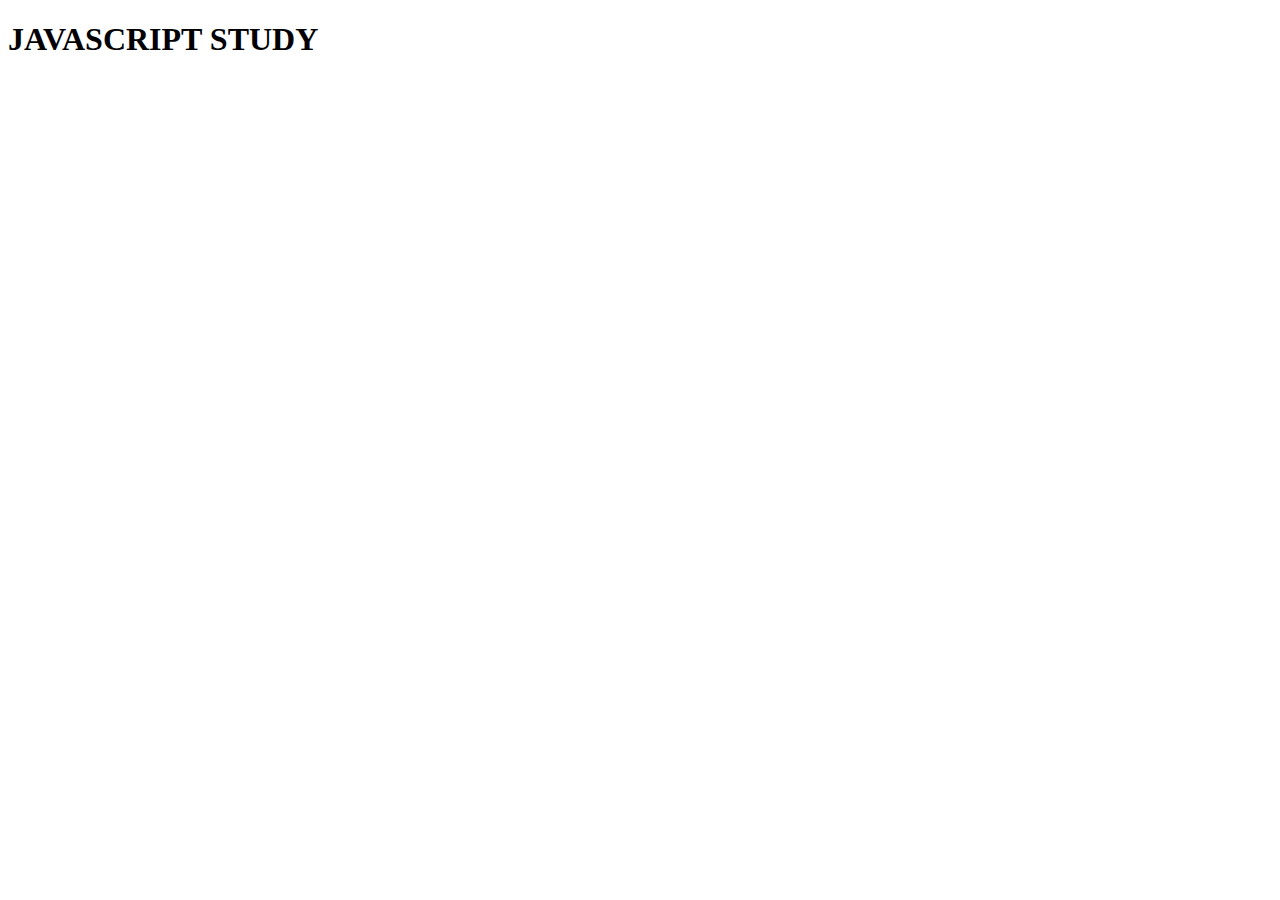
<file: html/index.html>
<!DOCTYPE html>
<html lang="en">
  <head>
    <title>Java script</title>
    <style>
      .item{
        border:1px solid black;
        height:100px;
      }
      .container{
        display:grid;
        grid-template-rows: 1fr;
        grid-template-columns: 1fr 1fr 1fr 1fr 1fr;
        grid-gap: 5px;
      }
    </style>
  </head>
  <body>
    <h1>JAVASCRIPT STUDY</h1>
    <!--<script src="../js/callbackfunction.js"></script>-->
    <!--<script src="../js/protoType.js"></script>-->
    <!--<script src="../js/throttling.js"></script>-->

    <!--Event Delegation start-->
    <!--<div class="container" onclick="printData(event)">
      <div class="item" >
        <p id="category_1">category 1</p>
      </div>
      <div class="item">
        <p id="category_2">category 2</p>
      </div>
      <div class="item">
        <p id="category_3">category 3</p>
      </div>
      <div class="item">
        <p id="category_4">category 4</p>
      </div>
      <div class="item">
        <p id="category_5">category 5</p>
      </div>
    </div>
    <script src="../js/eventDelegation.js"></script>-->
    <!--Event Delegation end-->

    <!--Event Delegation start-->
    <!--<label>Search</label>
    <input type="text" onkeyup="betterFunction(event)" />
    <script src="../js/debouncing.js"></script>-->
    <!--Event Delegation end-->
    <!--<script src="../js/recursive.js"></script>-->
    <!--<script src="../js/workerScript.js"></script>-->
    <!--<script src="../js/memoization.js"></script>-->
    <!--<script src="../js/reverseString.js"></script>-->
    <!--<script src="../js/palindrome.js"></script>-->
    <!--<script src="../js/strings.js"></script>-->
    <!--<script src="../js/array.js"></script>-->
    <!--<script src="../js/allArrayOprations.js"></script>-->
    <!--<button id="myId">Click here</button>
    <script src="../js/eventLooping.js"></script>-->
    <!--<script src="../js/promise.js"></script>-->
    <!--<script src="../js/allStringOperations.js"></script>-->
    <script src="../js/mathOperations.js"></script>
  </body>
</html>
</file>
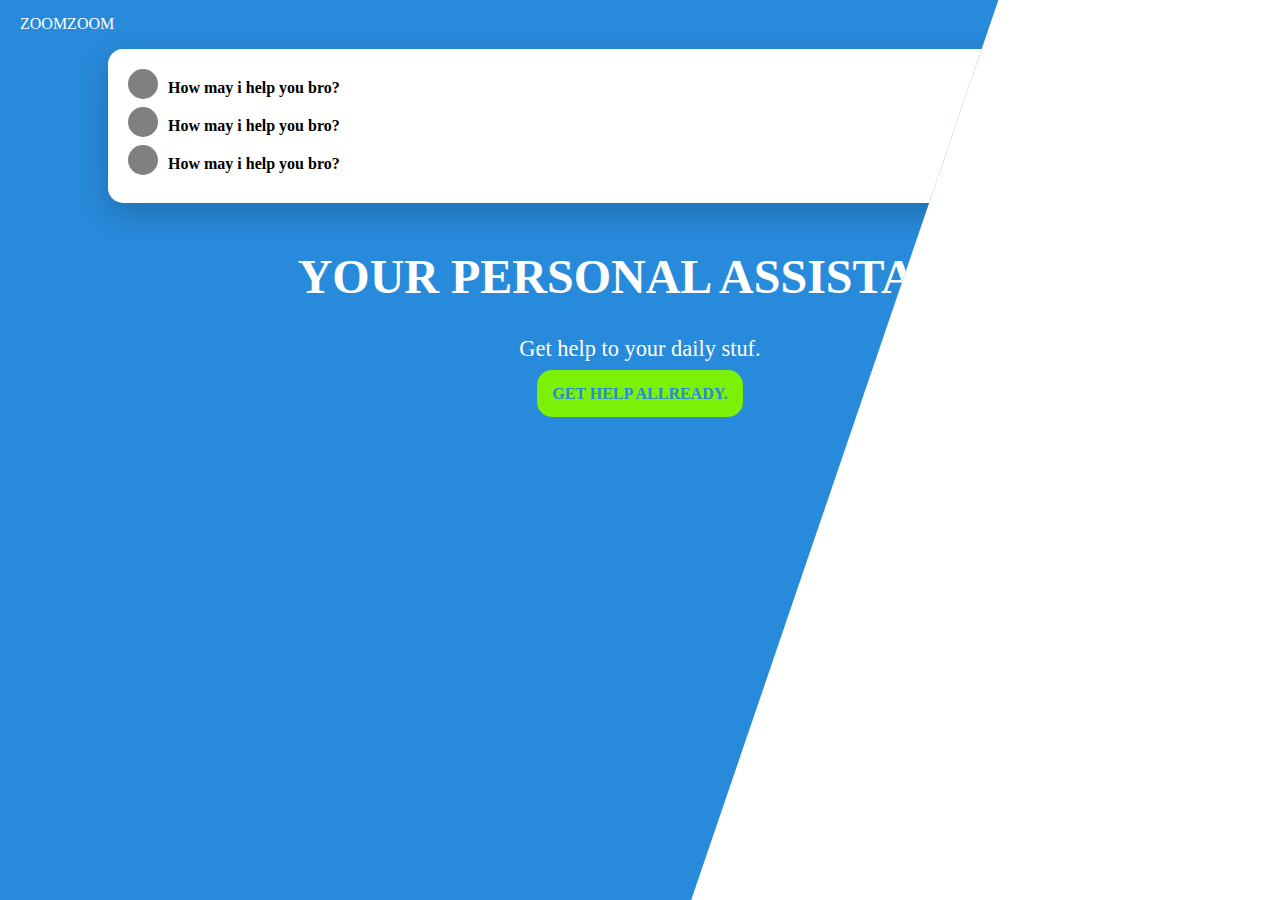
<file: sass/index.html>
<!DOCTYPE html>
<!--[if lt IE 7]>      <html class="no-js lt-ie9 lt-ie8 lt-ie7"> <![endif]-->
<!--[if IE 7]>         <html class="no-js lt-ie9 lt-ie8"> <![endif]-->
<!--[if IE 8]>         <html class="no-js lt-ie9"> <![endif]-->
<!--[if gt IE 8]>      <html class="no-js"> <![endif]-->
<html>
    <head>
        <meta charset="utf-8">
        <meta http-equiv="X-UA-Compatible" content="IE=edge">
        <title>Sass</title>
        <meta name="description" content="">
        <meta name="viewport" content="width=device-width, initial-scale=1">
        <link rel="stylesheet" href="css/main.css">
    </head>
    <body>
    <div id="bg">
    <header>
        <a href="#" >ZoomZoom</a>
    </header>
    <main>
        <section id="card">
            <ul>
                <li>
                    <span></span>
                    <strong>How may i help you bro?</strong>
                </li>
                <li>
                    <span></span>
                    <strong>How may i help you bro?</strong>
                </li>
                <li>
                    <span></span>
                    <strong>How may i help you bro?</strong>
                </li>
            </ul>
        </section>
        <section id="primary">
            <h1>Your personal assistant</h1>
            <p>Get help to your daily stuf.</p>

            <a href="#">Get help allready.</a>
        </section>
    </main>
    </div>
    </body>
</html>
</file>
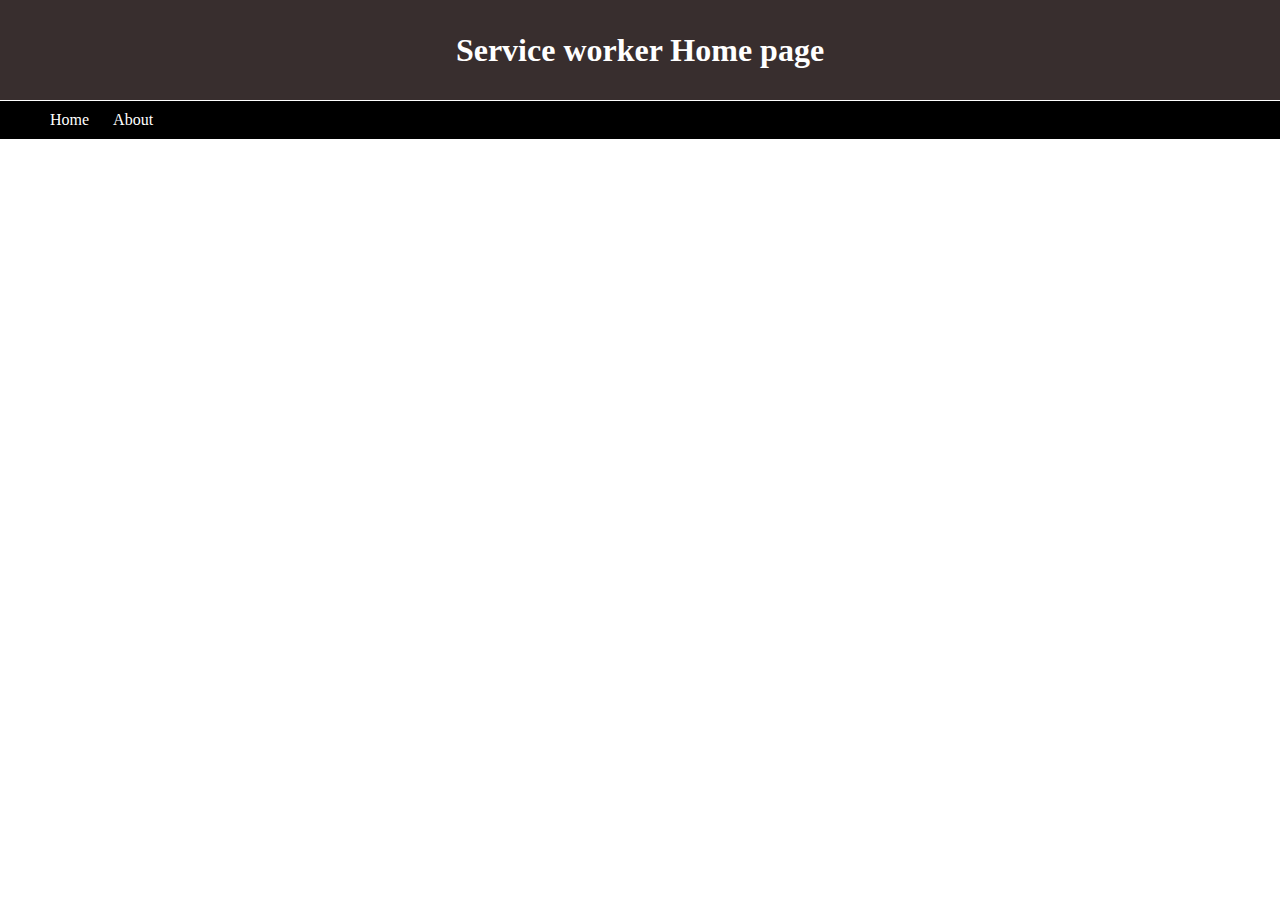
<file: service_Worker/index.html>
<!DOCTYPE html>
<!--[if lt IE 7]>      <html class="no-js lt-ie9 lt-ie8 lt-ie7"> <![endif]-->
<!--[if IE 7]>         <html class="no-js lt-ie9 lt-ie8"> <![endif]-->
<!--[if IE 8]>         <html class="no-js lt-ie9"> <![endif]-->
<!--[if gt IE 8]>      <html class="no-js"> <![endif]-->
<html>
    <head>
        <meta charset="utf-8">
        <meta http-equiv="X-UA-Compatible" content="IE=edge">
        <title>Service worker example</title>
        <meta name="description" content="">
        <meta name="viewport" content="width=device-width, initial-scale=1">
        <link rel="stylesheet" href="./css/style.css">
    </head>
    <body>
    <div class="header">
        <h1>Service worker Home page</h1>
    </div>
    <nav>
            <ul>
                <li><a href="index.html" >Home</a></li>
                <li><a href="about.html" >About</a></li>
            </ul>
        </nav>
        
        <script src="./js/main.js" async defer></script>
    </body>
</html>
</file>
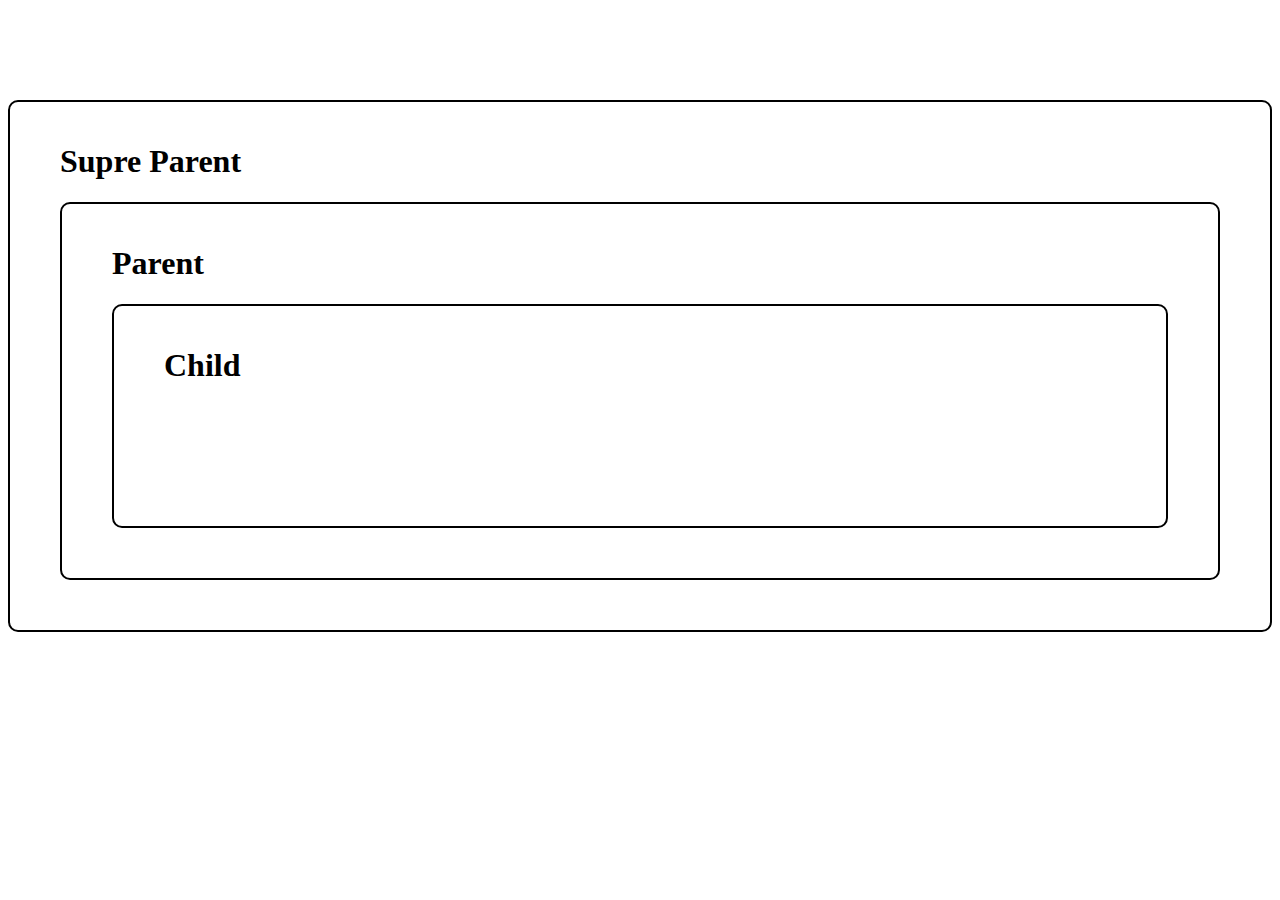
<file: html/EventBublingAndCapturing.html>
<!DOCTYPE html>
<!--[if lt IE 7]>      <html class="no-js lt-ie9 lt-ie8 lt-ie7"> <![endif]-->
<!--[if IE 7]>         <html class="no-js lt-ie9 lt-ie8"> <![endif]-->
<!--[if IE 8]>         <html class="no-js lt-ie9"> <![endif]-->
<!--[if gt IE 8]>      <html class="no-js"> <![endif]-->
<html>
    <head>
        <meta charset="utf-8">
        <meta http-equiv="X-UA-Compatible" content="IE=edge">
        <title>Event Bubbling and Capturing</title>
        <meta name="description" content="">
        <meta name="viewport" content="width=device-width, initial-scale=1">
        <style >
            .superParent{
                padding:50px;
                border:2px solid black;
                margin-top:100px;
                border-radius:10px;
                padding-top:20px;
            }
            .parent{
                padding:50px;
                border:2px solid black;
                border-radius:10px;
                padding-top:20px;
            }
            .child{
                padding:50px;
                border:2px solid black;
                height:150px;
                border-radius:10px;
                padding-top:20px;
            }
        </style>
    </head>
    <body>
        <div class="superParent">
        <h1>Supre Parent</h1>
            <div class="parent">
            <h1>Parent</h1>
                <div class="child">
                    <h1>Child</h1>
                </div>
            </div>
        </div>
        <script>
            //  event Bubbling Example
            /*document.getElementsByClassName('superParent')[0].addEventListener('click',()=>{
                console.log("superParent Clicked");
            })
            document.getElementsByClassName('parent')[0].addEventListener('click',()=>{
                console.log("parent Clicked");
            })
            document.getElementsByClassName('child')[0].addEventListener('click',(event)=>{
                event.stopPropagation(); //to stop the event bubbling/propogation
                console.log("child Clicked");
            })
            document.addEventListener('click',()=>{
                console.log("document Clicked");
            })*/
            //  event capturing/event tokling down/event propogation Example
            document.getElementsByClassName('superParent')[0].addEventListener('click',()=>{
                console.log("superParent Clicked");
            },true)
            document.getElementsByClassName('parent')[0].addEventListener('click',()=>{
                console.log("parent Clicked");
            },true)
            document.getElementsByClassName('child')[0].addEventListener('click',()=>{
                //event.stopPropagation(); // for capuring it won't work out because capture started from top div will excute all till it reaches Clicked div
                console.log("child Clicked");
            },true)
            document.addEventListener('click',()=>{
                console.log("document Clicked");
            },true)
        </script>
    </body>
</html>
</file>
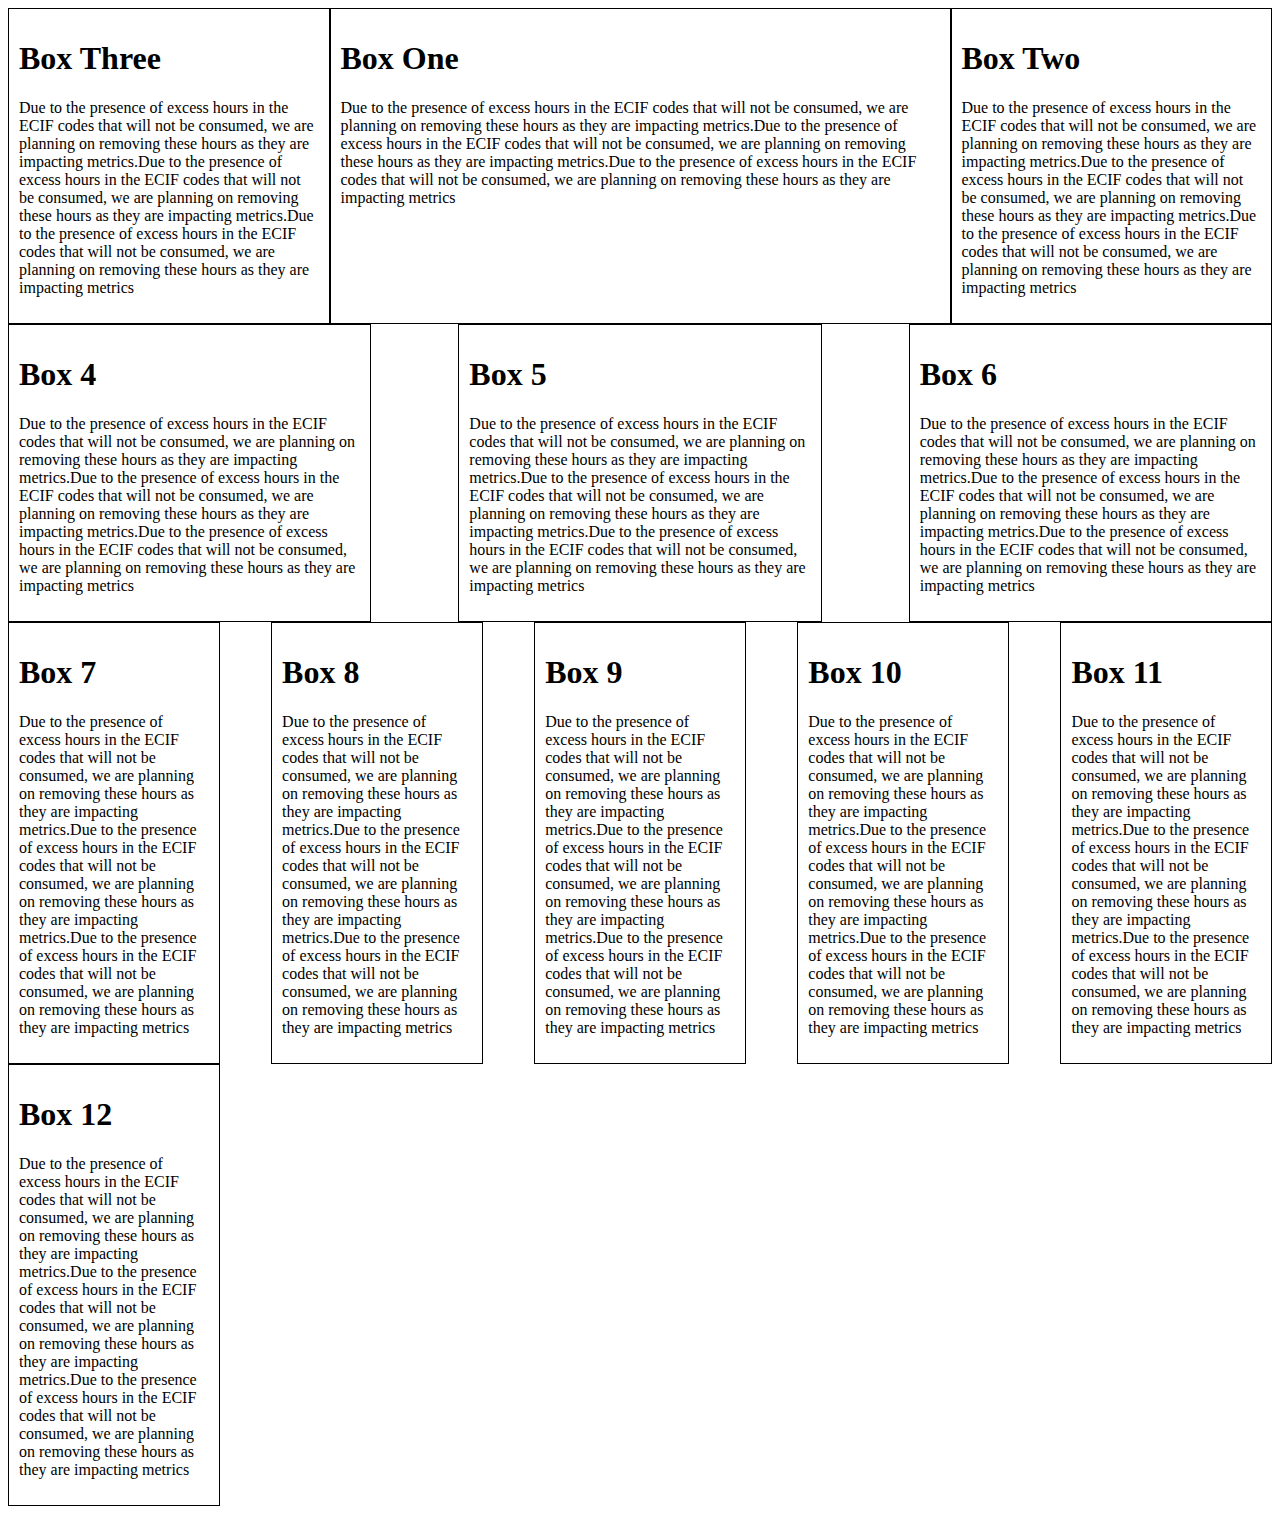
<file: html/FlexBox.html>
<!DOCTYPE html>
<html lang="en">
  <head>
    <title>Flex Box</title>
    <link rel="stylesheet" href="../css/FlexBox.css"></link>
  </head>
  <body>
          <div class="container-1">
            <div class="one">
                <h1>Box One</h1>
                <p>
                        Due to the presence of excess hours in the ECIF codes that will not be consumed, we are planning on removing these hours as they are impacting metrics.Due to the presence of excess hours in the ECIF codes that will not be consumed, we are planning on removing these hours as they are impacting metrics.Due to the presence of excess hours in the ECIF codes that will not be consumed, we are planning on removing these hours as they are impacting metrics
                </p>
            </div>
            <div class="two">
                    <h1>Box Two</h1>
                    <p>
                            Due to the presence of excess hours in the ECIF codes that will not be consumed, we are planning on removing these hours as they are impacting metrics.Due to the presence of excess hours in the ECIF codes that will not be consumed, we are planning on removing these hours as they are impacting metrics.Due to the presence of excess hours in the ECIF codes that will not be consumed, we are planning on removing these hours as they are impacting metrics
                    </p>
            </div>
            <div class="three">
                    <h1>Box Three</h1>
                    <p>
                            Due to the presence of excess hours in the ECIF codes that will not be consumed, we are planning on removing these hours as they are impacting metrics.Due to the presence of excess hours in the ECIF codes that will not be consumed, we are planning on removing these hours as they are impacting metrics.Due to the presence of excess hours in the ECIF codes that will not be consumed, we are planning on removing these hours as they are impacting metrics
                    </p>
            </div>
          </div>

          <div class="container-2">
            <div class="container-2-box">
                <h1>Box 4</h1>
                <p>
                        Due to the presence of excess hours in the ECIF codes that will not be consumed, we are planning on removing these hours as they are impacting metrics.Due to the presence of excess hours in the ECIF codes that will not be consumed, we are planning on removing these hours as they are impacting metrics.Due to the presence of excess hours in the ECIF codes that will not be consumed, we are planning on removing these hours as they are impacting metrics
                </p>
            </div>
            <div class="container-2-box">
                    <h1>Box 5</h1>
                    <p>
                            Due to the presence of excess hours in the ECIF codes that will not be consumed, we are planning on removing these hours as they are impacting metrics.Due to the presence of excess hours in the ECIF codes that will not be consumed, we are planning on removing these hours as they are impacting metrics.Due to the presence of excess hours in the ECIF codes that will not be consumed, we are planning on removing these hours as they are impacting metrics
                    </p>
            </div>
            <div class="container-2-box">
                    <h1>Box 6</h1>
                    <p>
                            Due to the presence of excess hours in the ECIF codes that will not be consumed, we are planning on removing these hours as they are impacting metrics.Due to the presence of excess hours in the ECIF codes that will not be consumed, we are planning on removing these hours as they are impacting metrics.Due to the presence of excess hours in the ECIF codes that will not be consumed, we are planning on removing these hours as they are impacting metrics
                    </p>
            </div>
          </div>
          <div class="container-3">
            <div class="container-3-box">
                <h1>Box 7</h1>
                <p>
                        Due to the presence of excess hours in the ECIF codes that will not be consumed, we are planning on removing these hours as they are impacting metrics.Due to the presence of excess hours in the ECIF codes that will not be consumed, we are planning on removing these hours as they are impacting metrics.Due to the presence of excess hours in the ECIF codes that will not be consumed, we are planning on removing these hours as they are impacting metrics
                </p>
            </div>
            <div class="container-3-box">
                    <h1>Box 8</h1>
                    <p>
                            Due to the presence of excess hours in the ECIF codes that will not be consumed, we are planning on removing these hours as they are impacting metrics.Due to the presence of excess hours in the ECIF codes that will not be consumed, we are planning on removing these hours as they are impacting metrics.Due to the presence of excess hours in the ECIF codes that will not be consumed, we are planning on removing these hours as they are impacting metrics
                    </p>
            </div>
            <div class="container-3-box">
                    <h1>Box 9</h1>
                    <p>
                            Due to the presence of excess hours in the ECIF codes that will not be consumed, we are planning on removing these hours as they are impacting metrics.Due to the presence of excess hours in the ECIF codes that will not be consumed, we are planning on removing these hours as they are impacting metrics.Due to the presence of excess hours in the ECIF codes that will not be consumed, we are planning on removing these hours as they are impacting metrics
                    </p>
            </div>
            <div class="container-3-box">
                <h1>Box 10</h1>
                <p>
                        Due to the presence of excess hours in the ECIF codes that will not be consumed, we are planning on removing these hours as they are impacting metrics.Due to the presence of excess hours in the ECIF codes that will not be consumed, we are planning on removing these hours as they are impacting metrics.Due to the presence of excess hours in the ECIF codes that will not be consumed, we are planning on removing these hours as they are impacting metrics
                </p>
            </div>
            <div class="container-3-box">
                    <h1>Box 11</h1>
                    <p>
                            Due to the presence of excess hours in the ECIF codes that will not be consumed, we are planning on removing these hours as they are impacting metrics.Due to the presence of excess hours in the ECIF codes that will not be consumed, we are planning on removing these hours as they are impacting metrics.Due to the presence of excess hours in the ECIF codes that will not be consumed, we are planning on removing these hours as they are impacting metrics
                    </p>
            </div>
            <div class="container-3-box">
                    <h1>Box 12</h1>
                    <p>
                            Due to the presence of excess hours in the ECIF codes that will not be consumed, we are planning on removing these hours as they are impacting metrics.Due to the presence of excess hours in the ECIF codes that will not be consumed, we are planning on removing these hours as they are impacting metrics.Due to the presence of excess hours in the ECIF codes that will not be consumed, we are planning on removing these hours as they are impacting metrics
                    </p>
            </div>
          </div>
          <!--div align center vertically and horizantally-->
          <!--<div class="maincontainer">
                <div class="centerContainer">
                
                </div>
          </div>-->

  </body>
</html>
</file>
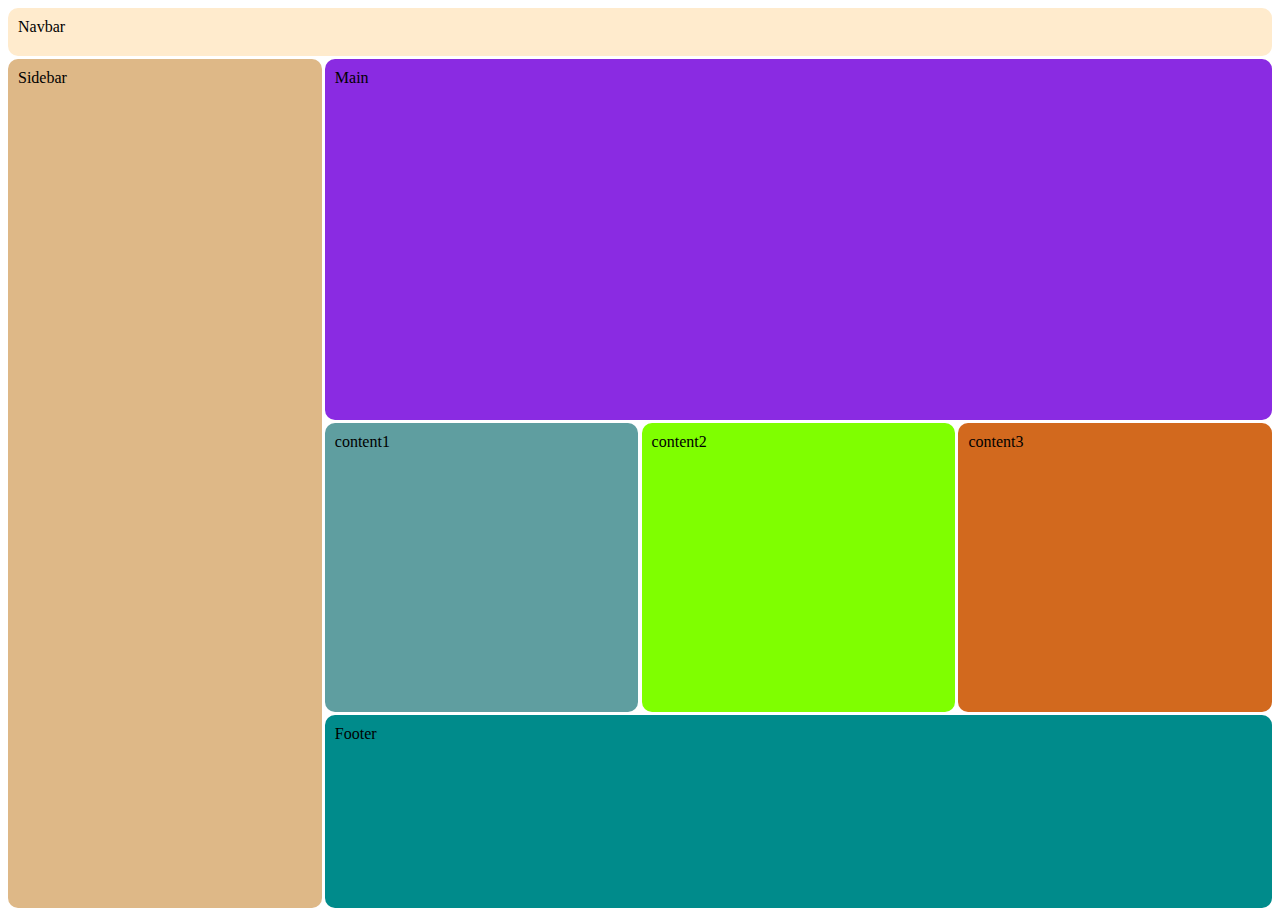
<file: html/Grid.html>
<!DOCTYPE html>
<!--[if lt IE 7]>      <html class="no-js lt-ie9 lt-ie8 lt-ie7"> <![endif]-->
<!--[if IE 7]>         <html class="no-js lt-ie9 lt-ie8"> <![endif]-->
<!--[if IE 8]>         <html class="no-js lt-ie9"> <![endif]-->
<!--[if gt IE 8]>      <html class="no-js"> <![endif]-->
<html>
    <head>
        <meta charset="utf-8">
        <meta http-equiv="X-UA-Compatible" content="IE=edge">
        <title>Grid</title>
        <meta name="description" content="">
        <meta name="viewport" content="width=device-width, initial-scale=1">
        <link rel="stylesheet" href="../css/Grid.css">
    </head>
    <body>
        <div class='container' >
            <nav>Navbar</nav>
            <main>Main</main>
            <div id="sidebar">Sidebar</div>
            <div id="content1">content1</div>
            <div id="content2">content2</div>
            <div id="content3">content3</div>
            <footer >Footer</footer>
        </div>
        <!-- div align center-->
        <!--<div class="wraper">
            <div class="center">
            </div>
        </div>-->
        <!--Normal div aligning center-->
        <!--<div class="normalWraper">
            <div class="normalCenter">
            </div>
        </div>-->
        <!--<script src="" async defer></script>-->
    </body>
</html>
</file>
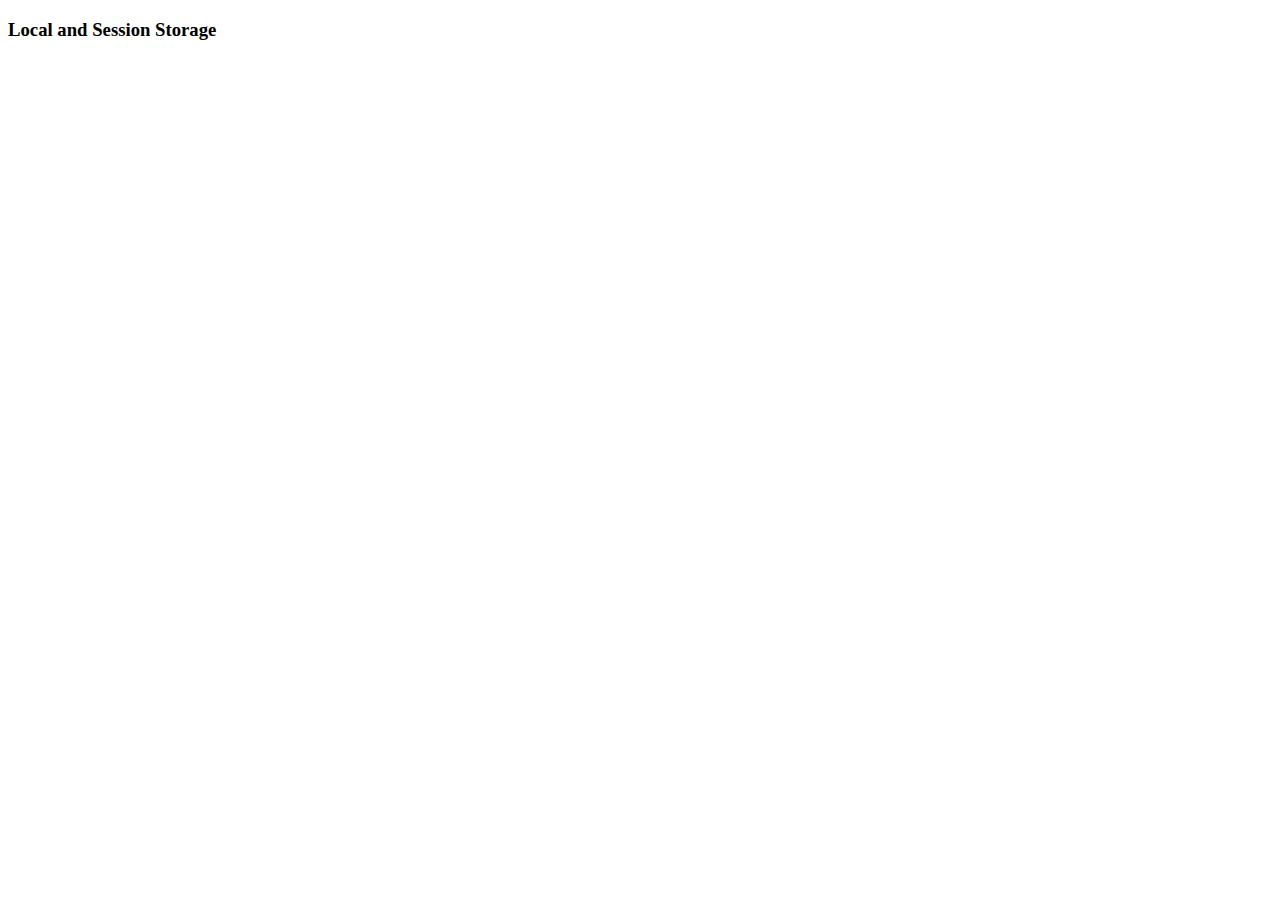
<file: html/LocalSessionStorage.html>
<!DOCTYPE html>
<!--[if lt IE 7]>      <html class="no-js lt-ie9 lt-ie8 lt-ie7"> <![endif]-->
<!--[if IE 7]>         <html class="no-js lt-ie9 lt-ie8"> <![endif]-->
<!--[if IE 8]>         <html class="no-js lt-ie9"> <![endif]-->
<!--[if gt IE 8]>      <html class="no-js"> <![endif]-->
<html>
    <head>
        <meta charset="utf-8">
        <meta http-equiv="X-UA-Compatible" content="IE=edge">
        <title>Event Bubbling and Capturing</title>
        <meta name="description" content="">
        <meta name="viewport" content="width=device-width, initial-scale=1">
        <style >
            
            
        </style>
    </head>
    <body>
        <h3>Local and Session Storage </h3>
        <script>
            (()=>{
                window.localStorage.setItem("name","Ravi Kirana");
                window.localStorage.setItem("address","Ankanahalli");
                console.log(window.localStorage.getItem("name"));
                console.log(window.localStorage.getItem("address"));
                window.localStorage.removeItem("address");
                window.localStorage.clear();

                window.sessionStorage.setItem("name","Ravi Kirana");
                window.sessionStorage.setItem("address","Ankanahalli");
                console.log(window.sessionStorage.getItem("name"));
                console.log(window.sessionStorage.getItem("address"));
                window.sessionStorage.removeItem("address");
                window.sessionStorage.clear();

                //session and local storage accepts only string
                // to store objects and get objects data please use this code
                //same for local and session storage
                let user={name:'ravikirana',address:"Ankanahalli"}
                window.sessionStorage.setItem("user",JSON.stringify(user));
                console.log(JSON.parse(window.sessionStorage.getItem("user")));
            })()
        </script>
    </body>
</html>
</file>
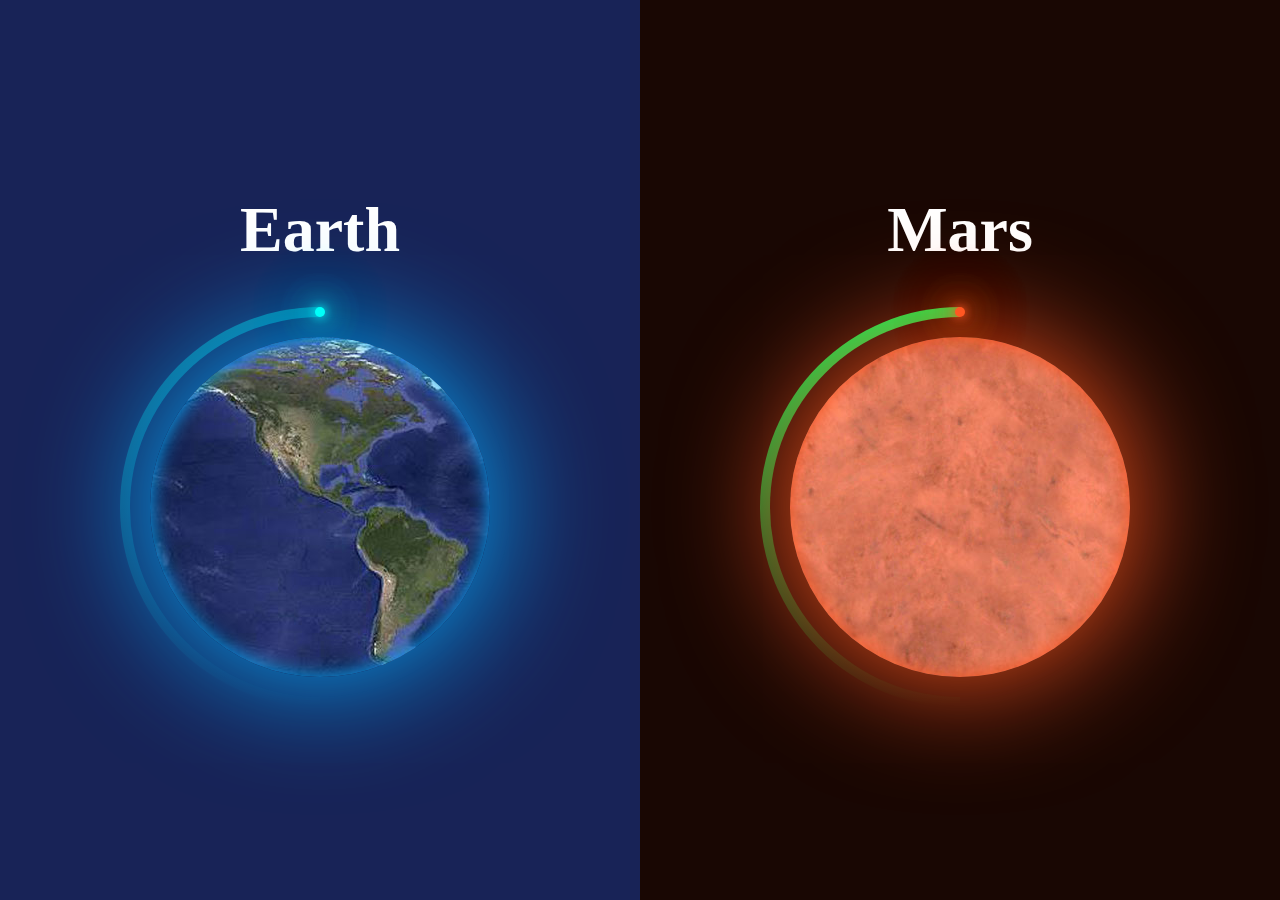
<file: html/Planetanimation.html>
<!DOCTYPE html>
<html lang="en">
  <head>
    <title>Planet Animation</title>
    <link rel="stylesheet" href="../css/Planetanimation.css"></link>
  </head>
  <body>
      <div class="planet planetEarth">
        <h2>Earth</h2>
        <div class="container">
            <div class="loader">
                <span></span>
            </div>
            <div class="earth"></div>
        </div>
      </div>
      <div class="planet planetMars">
            <h2>Mars</h2>
            <div class="container">
                <div class="loader">
                    <span></span>
                </div>
                <div class="mars"></div>
            </div>
          </div>
<!-- <div id="myloader">
        <div class="planet planetEarth">
                <h2>Earth</h2>
                <div >
                    <div class="loader">
                        <span></span>
                    </div>
                </div>
              </div>
</div> -->
          
  </body>
</html>
</file>
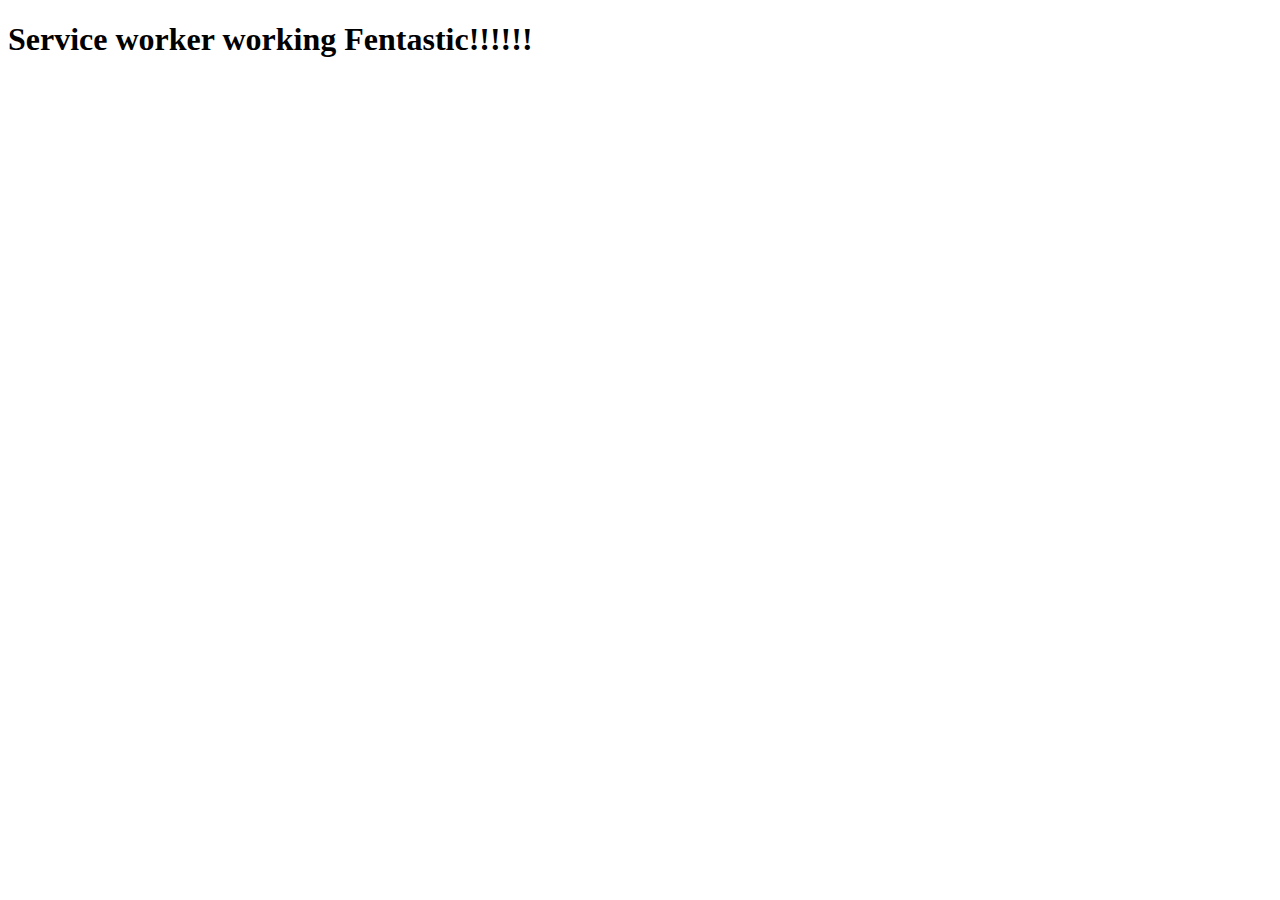
<file: html/serviceWorker.html>
<!DOCTYPE html>
<!--[if lt IE 7]>      <html class="no-js lt-ie9 lt-ie8 lt-ie7"> <![endif]-->
<!--[if IE 7]>         <html class="no-js lt-ie9 lt-ie8"> <![endif]-->
<!--[if IE 8]>         <html class="no-js lt-ie9"> <![endif]-->
<!--[if gt IE 8]>      <html class="no-js"> <![endif]-->
<html>
    <head>
        <meta charset="utf-8">
        <meta http-equiv="X-UA-Compatible" content="IE=edge">
        <title>Service worker</title>
        <meta name="description" content="">
        <meta name="viewport" content="width=device-width, initial-scale=1">
        <!--<link rel="stylesheet" href="">-->
    </head>
    <body>
        <h1>Service worker working Fentastic!!!!!!</h1>
        <!--<script src="" async defer></script>-->
        <script>
        if ('serviceWorker' in navigator) {
            window.addEventListener('load', () => {
                navigator.serviceWorker.register('../js/serviceWorker.js')
                    .then(res => console.log(`register and the scope is ${res.scope}`));
            })
        }
    </script>
    </body>
</html>
</file>
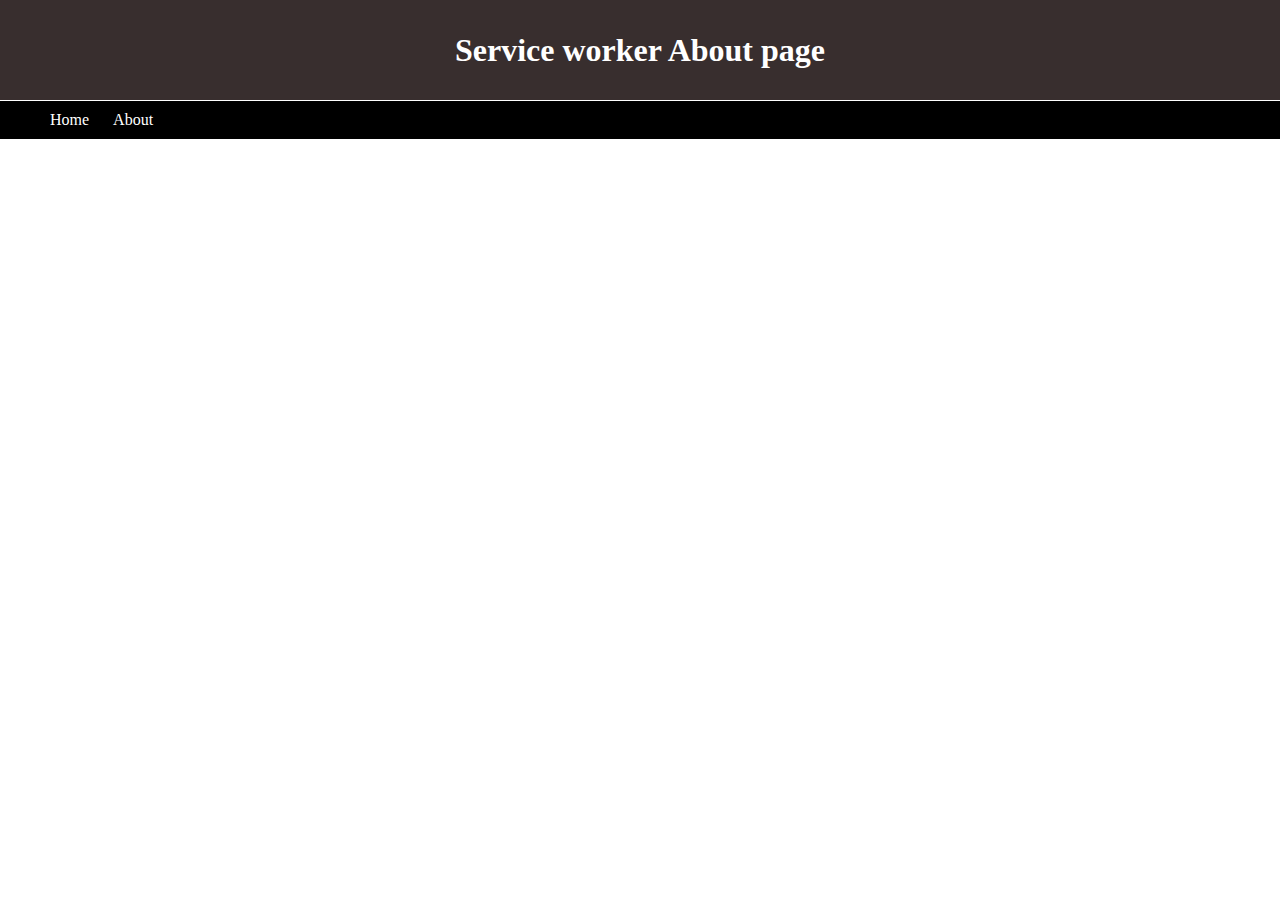
<file: service_Worker/about.html>
<html>
    <head>
        <meta charset="utf-8">
        <meta http-equiv="X-UA-Compatible" content="IE=edge">
        <title>Service worker example</title>
        <meta name="description" content="">
        <meta name="viewport" content="width=device-width, initial-scale=1">
        <link rel="stylesheet" href="./css/style.css">
    </head>
    <body>
    <div class="header">
        <h1>Service worker About page</h1>
    </div>
    <nav>
            <ul>
                <li><a href="index.html" >Home</a></li>
                <li><a href="about.html" >About</a></li>
            </ul>
        </nav>
        
        
        <script src="./js/main.js" async defer></script>
    </body>
</html>
</file>
<file: sass/css/main.css>
body, html {
  height: 100%;
}

body {
  font-family: 'Monsterrat';
  margin: 0;
}

body #bg {
  -webkit-clip-path: polygon(0 0, 100% 0, 100% 74%, 63% 100%, 0 100%);
          clip-path: polygon(0 0, 100% 0, 100% 74%, 63% 100%, 0 100%);
  background-color: #288ada;
  height: 100%;
  width: 100%;
  z-index: -1;
}

@media (min-width: 840px) {
  body #bg {
    -webkit-clip-path: polygon(0 0, 78% 0, 54% 100%, 0% 100%);
            clip-path: polygon(0 0, 78% 0, 54% 100%, 0% 100%);
  }
}

body header {
  padding-top: 15px;
}

body header a {
  padding: 20px;
  color: #fff;
  text-decoration: none;
  text-transform: uppercase;
}

main section#card {
  background-color: #fff;
  padding: 20px;
  margin: 1rem auto;
  border-radius: 15px;
  -webkit-box-shadow: 0 10px 30px rgba(0, 0, 0, 0.2);
          box-shadow: 0 10px 30px rgba(0, 0, 0, 0.2);
  width: 80%;
}

main ul {
  list-style-type: none;
  margin: 0px;
  padding: 0px;
}

main ul li {
  margin-bottom: 10px;
}

main ul li span {
  position: absolute;
  width: 30px;
  height: 30px;
  background-color: gray;
  border-radius: 50%;
  margin-right: 10px;
}

main ul li strong {
  display: inline-block;
  margin-left: 40px;
  margin-top: 10px;
}

main section#primary {
  color: #fff;
  padding: 20px;
  text-align: center;
}

main section#primary h1 {
  font-size: 3em;
  margin-top: 10px;
  text-transform: uppercase;
}

main section#primary p {
  font-size: 1.4em;
}

main section#primary a {
  color: #288ada;
  border-radius: 15px;
  text-transform: uppercase;
  text-decoration: none;
  font-weight: bold;
  background-color: #7cf108;
  padding: 15px;
  margin: 15px auto 0 auto;
}
/*# sourceMappingURL=main.css.map */
</file>
<file: service_Worker/css/style.css>
li{
    display: inline-block;
    
    color: white;
    text-decoration: none;
    margin:10px;
}

li a{
    color: white;
    text-decoration: none; 
    background: black;
}

li:hover,li:active,li:focus{
    color: white;
    text-decoration: none; 
    background: #382e2e;
}

ul{
    background: black;
    margin-top: 0px;
}

body{
    margin: 0px !important;
}

.header{
    height:100px;
    color:white;
    display:grid;
    justify-content:center;
    align-items:center;
    background:#382e2e;
    border-bottom:1px solid white;
}
</file>
<file: css/FlexBox.css>
@media(min-width:768px){
    .container-1{
        display: flex;
        /* align-items: flex-start;
        align-items: flex-end;
        align-items: center; */
        /* all other values are center/flex-end/flex-start,  it will align top, middle and bottom, default value is stretch*/ 
        /* flex-direction: column; */
        /* if row, divs will come one after the other in same row. if column, divs will come one below the other in diffrent rows*/
    }
    
    .container-2{
        display: flex;
        justify-content: space-between;
        /* justify-content: space-around;
        justify-content: flex-end;
        justify-content: flex-start; */
        /*space-around : it will give remaining extra space as margin around all the cards*/
        /*space-between : it will give remaining extra space as margin between the cards not at start and end*/
    }
}

.container-3{
    display: flex;
    flex-wrap: wrap;
    justify-content: space-between;
}

.container-2-box{
    /* width:27%; width and flex-basis are same but flex-basis is more approporate*/
    flex-basis: 27%;
}
.container-3-box{
    /* width:27%; width and flex-basis are same but flex-basis is more approporate*/
    flex-basis: 15%;
}

.container-1 div,.container-2 div,.container-3 div{
    border:1px solid black;
    padding:10px;
}

.one{
    flex: 2;
    order:2;
}

.two{
    flex: 1;
    order:3;
}

.three{
    flex: 1;
    order:1;
}
/* div align center vertically and horizantally*/
.maincontainer{
    display: flex;
    background: black;
    height:100vh;
}

.centerContainer{
    width:600px;
    height:300px;
    background: white;
}
</file>
<file: css/Grid.css>
:root{
    --main-border-radius:10px;
    --main-padding:10px;
}

.container{
    display: grid;
    height:100vh;
    grid-template-columns: 1fr 1fr 1fr 1fr;
    grid-template-rows: 0.2fr 1.5fr 1.2fr 0.8fr;
    grid-template-areas: 
    "nav nav nav nav"
    "sidebar main main main"
    "sidebar content1 content2 content3"
    "sidebar footer footer footer";
    grid-gap: 0.2rem;
}

nav{
  background: blanchedalmond;
  grid-area: nav;
  border-radius: var(--main-border-radius);
  padding: var(--main-padding);
}

main{
    background: blueviolet;
    grid-area: main;
    border-radius: var(--main-border-radius);
    padding: var(--main-padding);
}

#sidebar{
    background: burlywood;
    grid-area: sidebar;
    border-radius: var(--main-border-radius);
    padding: var(--main-padding);
}

#content1{
    background: cadetblue;
    grid-area: content1;
    border-radius: var(--main-border-radius);
    padding: var(--main-padding);
}

#content2{
    background: chartreuse;
    grid-area: content2;
    border-radius: var(--main-border-radius);
    padding: var(--main-padding);
}

#content3{
    background: chocolate;
    grid-area: content3;
    border-radius: var(--main-border-radius);
    padding: var(--main-padding);
}

footer{
    background: darkcyan;
    grid-area: footer;
    border-radius: var(--main-border-radius);
    padding: var(--main-padding);
}

@media only screen and (max-width:550px){
    .container{
        grid-template-columns: 1fr;
        grid-template-rows:0.4fr 0.4fr 2.2fr 1.2fr 1.2fr 1.2fr 1fr;
        grid-template-areas: 
        "nav"
        "sidebar"
        "main"
        "content1"
        "content2"
        "content3"
        "footer";
    }
}

.wraper{
    /* display:grid; */
    background: black;
    height:100vh;
    justify-content: center;
    align-items: center;
}

.center{
    height:250px;
    width:500px;
    background: white;
}

.normalWraper{
    background: black;
    height: 100vh;
}

.normalCenter{
    position: relative;
    height: 250px;
    width: 500px;
    background: white;
    top: 50%;
    left: 50%;
    transform: translate(-50%,-50%);
}
</file>
<file: css/Planetanimation.css>
*{
    margin: 0;
    padding:0;
    box-sizing: border-box;
}

body{
    display: flex;
    justify-content: center;
    align-items: center;
    min-height: 100vh;
    overflow: hidden;
}

.planet{
    display: flex;
    flex-direction: column;
}

.planet h2{
    color:#fff;
    font-size: 4em;
    margin-bottom: 40px;
}

.planet .container{
    width:100%;
    display: flex;
    justify-content: center;
    align-items: center;
    flex-direction: column;
}

.planetEarth{
    position: relative;
    min-width: 50%;
    height: 100vh;
    justify-content: center;
    align-items: center;
    background: #182357;
}

.planetEarth .loader{
    position: relative;
    width:400px;
    height:400px;
    border-radius: 50%;
    animation:animate 4s linear infinite;
}

@keyframes animate{
    0%{
        transform:rotate(0deg);
    }
    100%{
        transform:rotate(360deg);
    }
}

.planetEarth .loader:before{
    content: '';
    position: absolute;
    top:0;
    left:0;
    width:50%;
    height:100%;
    background: linear-gradient(to top,transparent,rgba(0,255,249,0.4));
    background-size: 200px;
    background-repeat: no-repeat;
    border-top-left-radius: 200px;
    border-bottom-left-radius: 200px;
}

.planetEarth .loader:after{
    content: '';
    position: absolute;
    top:0;
    left:50%;
    transform: translateX(-50%);
    width:10px;
    height:10px;
    background: #00fff9;
    border-radius: 50%;
    z-index:10;
    box-shadow: 0 0 10px #00fff9,
                0 0 20px #00fff9,
                0 0 30px #00fff9,
                0 0 40px #00fff9,
                0 0 50px #00fff9,
                0 0 60px #00fff9,
                0 0 70px #00fff9,
                0 0 80px #00fff9,
                0 0 90px #00fff9,
                0 0 100px #00fff9;
}

.planetEarth .loader span{
    position: absolute;
    top:10px;
    left:10px;
    right:10px;
    bottom: 10px;
    background: #182357;
    border-radius: 50%;
}

.earth{
    position: absolute;
    width:340px;
    height:340px;
    background: url(../img/earth.jpg);
    border-radius: 50%;
    background-size: cover;
    box-shadow: inset 0 0 20px #03a9fa,
                        0 0 120px #03a9fa;
    animation: animateEarth 20s linear infinite;
}

@keyframes animateEarth{
    0%{
        background-position: 0;
    }
    100%{
        background-position: 162.5%;
    }
}

.planetMars{
    position: relative;
    min-width: 50%;
    height: 100vh;
    justify-content: center;
    align-items: center;
    background: #190703;
}

.planetMars .loader{
    position: relative;
    width:400px;
    height:400px;
    border-radius: 50%;
    animation:animate 4s linear infinite;
}

@keyframes animate{
    0%{
        transform:rotate(0deg);
    }
    100%{
        transform:rotate(360deg);
    }
}

.planetMars .loader:before{
    content: '';
    position: absolute;
    top:0;
    left:0;
    width:50%;
    height:100%;
    background: linear-gradient(to top,transparent,rgba(0,255,87,54.4));
    background-size: 200px;
    background-repeat: no-repeat;
    border-top-left-radius: 200px;
    border-bottom-left-radius: 200px;
}

.planetMars .loader:after{
    content: '';
    position: absolute;
    top:0;
    left:50%;
    transform: translateX(-50%);
    width:10px;
    height:10px;
    background: #ff5722;
    border-radius: 50%;
    z-index:10;
    box-shadow: 0 0 10px #ff5722,
                0 0 20px #ff5722,
                0 0 30px #ff5722,
                0 0 40px #ff5722,
                0 0 50px #ff5722,
                0 0 60px #ff5722,
                0 0 70px #ff5722,
                0 0 80px #ff5722,
                0 0 90px #ff5722,
                0 0 100px #ff5722;
}

.planetMars .loader span{
    position: absolute;
    top:10px;
    left:10px;
    right:10px;
    bottom: 10px;
    background: #190703;
    border-radius: 50%;
}

.mars{
    position: absolute;
    width:340px;
    height:340px;
    background: url(../img/mars.jpg);
    border-radius: 50%;
    background-size: cover;
    box-shadow: inset 0 0 20px #ff5722,
                        0 0 120px #ff5722;
    animation: animateMars 4s linear infinite;
}

@keyframes animateMars{
    0%{
        background-position: 0;
    }
    100%{
        background-position: -340px;
    }
}



#myloader .planetEarth{
    position: relative;
    min-width: 50%;
    height: 100vh;
    justify-content: center;
    align-items: center;
    background: #182357;
}

#myloader .planetEarth .loader{
    position: relative;
    width:100px;
    height:100px;
    border-radius: 50%;
    animation:animate 4s linear infinite;
}


#myloader .planetEarth .loader:before{
    content: '';
    position: absolute;
    top:0;
    left:0;
    width:50%;
    height:100%;
    background: linear-gradient(to top,transparent,rgba(0,255,249,0.4));
    background-size: 50px;
    background-repeat: no-repeat;
    border-top-left-radius: 50px;
    border-bottom-left-radius: 50px;
}

#myloader .planetEarth .loader:after{
    content: '';
    position: absolute;
    top:0;
    left:50%;
    transform: translateX(-50%);
    width:10px;
    height:10px;
    background: #00fff9;
    border-radius: 50%;
    z-index:10;
    box-shadow: 0 0 10px #00fff9,
                0 0 20px #00fff9,
                0 0 30px #00fff9,
                0 0 40px #00fff9,
                0 0 50px #00fff9,
                0 0 60px #00fff9,
                0 0 70px #00fff9,
                0 0 80px #00fff9,
                0 0 90px #00fff9,
                0 0 100px #00fff9;
}

#myloader .planetEarth .loader span{
    position: absolute;
    top:10px;
    left:10px;
    right:10px;
    bottom: 10px;
    background: #182357;
    border-radius: 50%;
}
</file>
